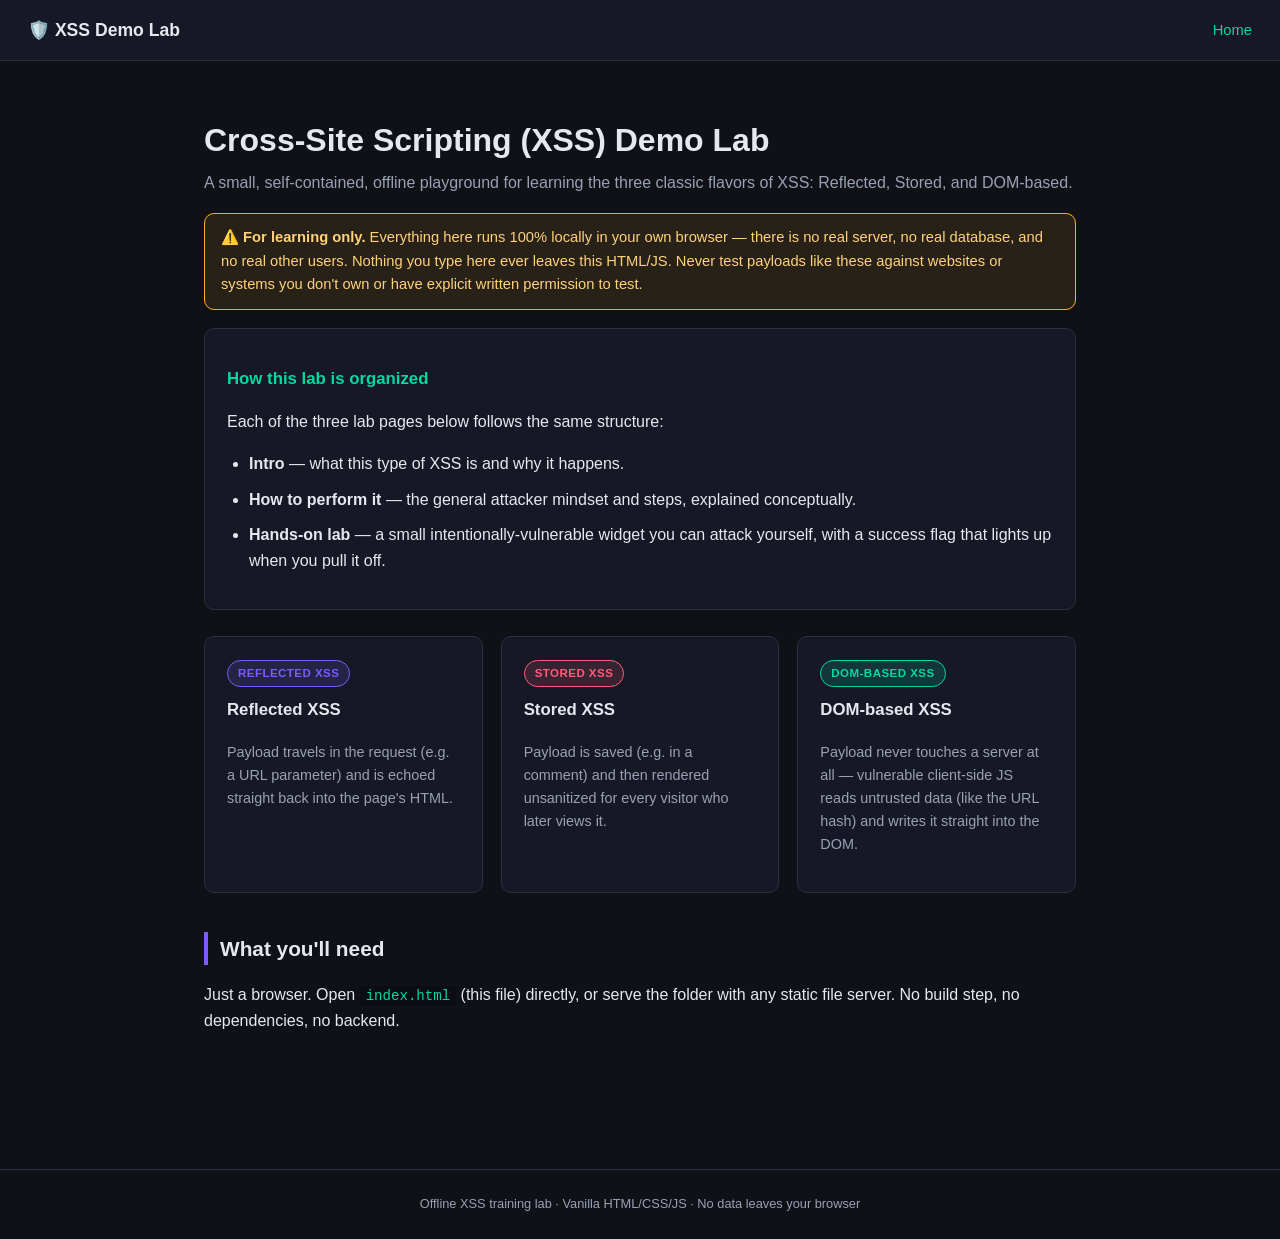
<file: xss-lab/index.html>
<!DOCTYPE html>
<html lang="en">
<head>
<meta charset="UTF-8">
<meta name="viewport" content="width=device-width, initial-scale=1.0">
<title>XSS Demo Lab</title>
<link rel="stylesheet" href="css/style.css">
</head>
<body>

<header class="site-header">
  <a class="brand" href="index.html">🛡️ XSS Demo Lab</a>
  <nav>
    <a href="index.html" class="active">Home</a>
  </nav>
</header>

<main>
  <h1>Cross-Site Scripting (XSS) Demo Lab</h1>
  <p class="subtitle">A small, self-contained, offline playground for learning the three classic flavors of XSS: Reflected, Stored, and DOM-based.</p>

  <div class="warning">
    <strong>⚠️ For learning only.</strong> Everything here runs 100% locally in your own browser — there is no real server, no real database, and no real other users. Nothing you type here ever leaves this HTML/JS. Never test payloads like these against websites or systems you don't own or have explicit written permission to test.
  </div>

  <div class="card">
    <h3>How this lab is organized</h3>
    <p>Each of the three lab pages below follows the same structure:</p>
    <ul class="steps">
      <li><strong>Intro</strong> — what this type of XSS is and why it happens.</li>
      <li><strong>How to perform it</strong> — the general attacker mindset and steps, explained conceptually.</li>
      <li><strong>Hands-on lab</strong> — a small intentionally-vulnerable widget you can attack yourself, with a success flag that lights up when you pull it off.</li>
    </ul>
  </div>

  <div class="grid-3">
    <a class="lab-tile" href="reflected/index.html">
      <span class="badge reflected">Reflected XSS</span>
      <h3>Reflected XSS</h3>
      <p>Payload travels in the request (e.g. a URL parameter) and is echoed straight back into the page's HTML.</p>
    </a>
    <a class="lab-tile" href="stored/index.html">
      <span class="badge stored">Stored XSS</span>
      <h3>Stored XSS</h3>
      <p>Payload is saved (e.g. in a comment) and then rendered unsanitized for every visitor who later views it.</p>
    </a>
    <a class="lab-tile" href="dom/index.html">
      <span class="badge dom">DOM-based XSS</span>
      <h3>DOM-based XSS</h3>
      <p>Payload never touches a server at all — vulnerable client-side JS reads untrusted data (like the URL hash) and writes it straight into the DOM.</p>
    </a>
  </div>

  <h2>What you'll need</h2>
  <p>Just a browser. Open <code>index.html</code> (this file) directly, or serve the folder with any static file server. No build step, no dependencies, no backend.</p>
</main>

<footer>Offline XSS training lab · Vanilla HTML/CSS/JS · No data leaves your browser</footer>

</body>
</html>
</file>
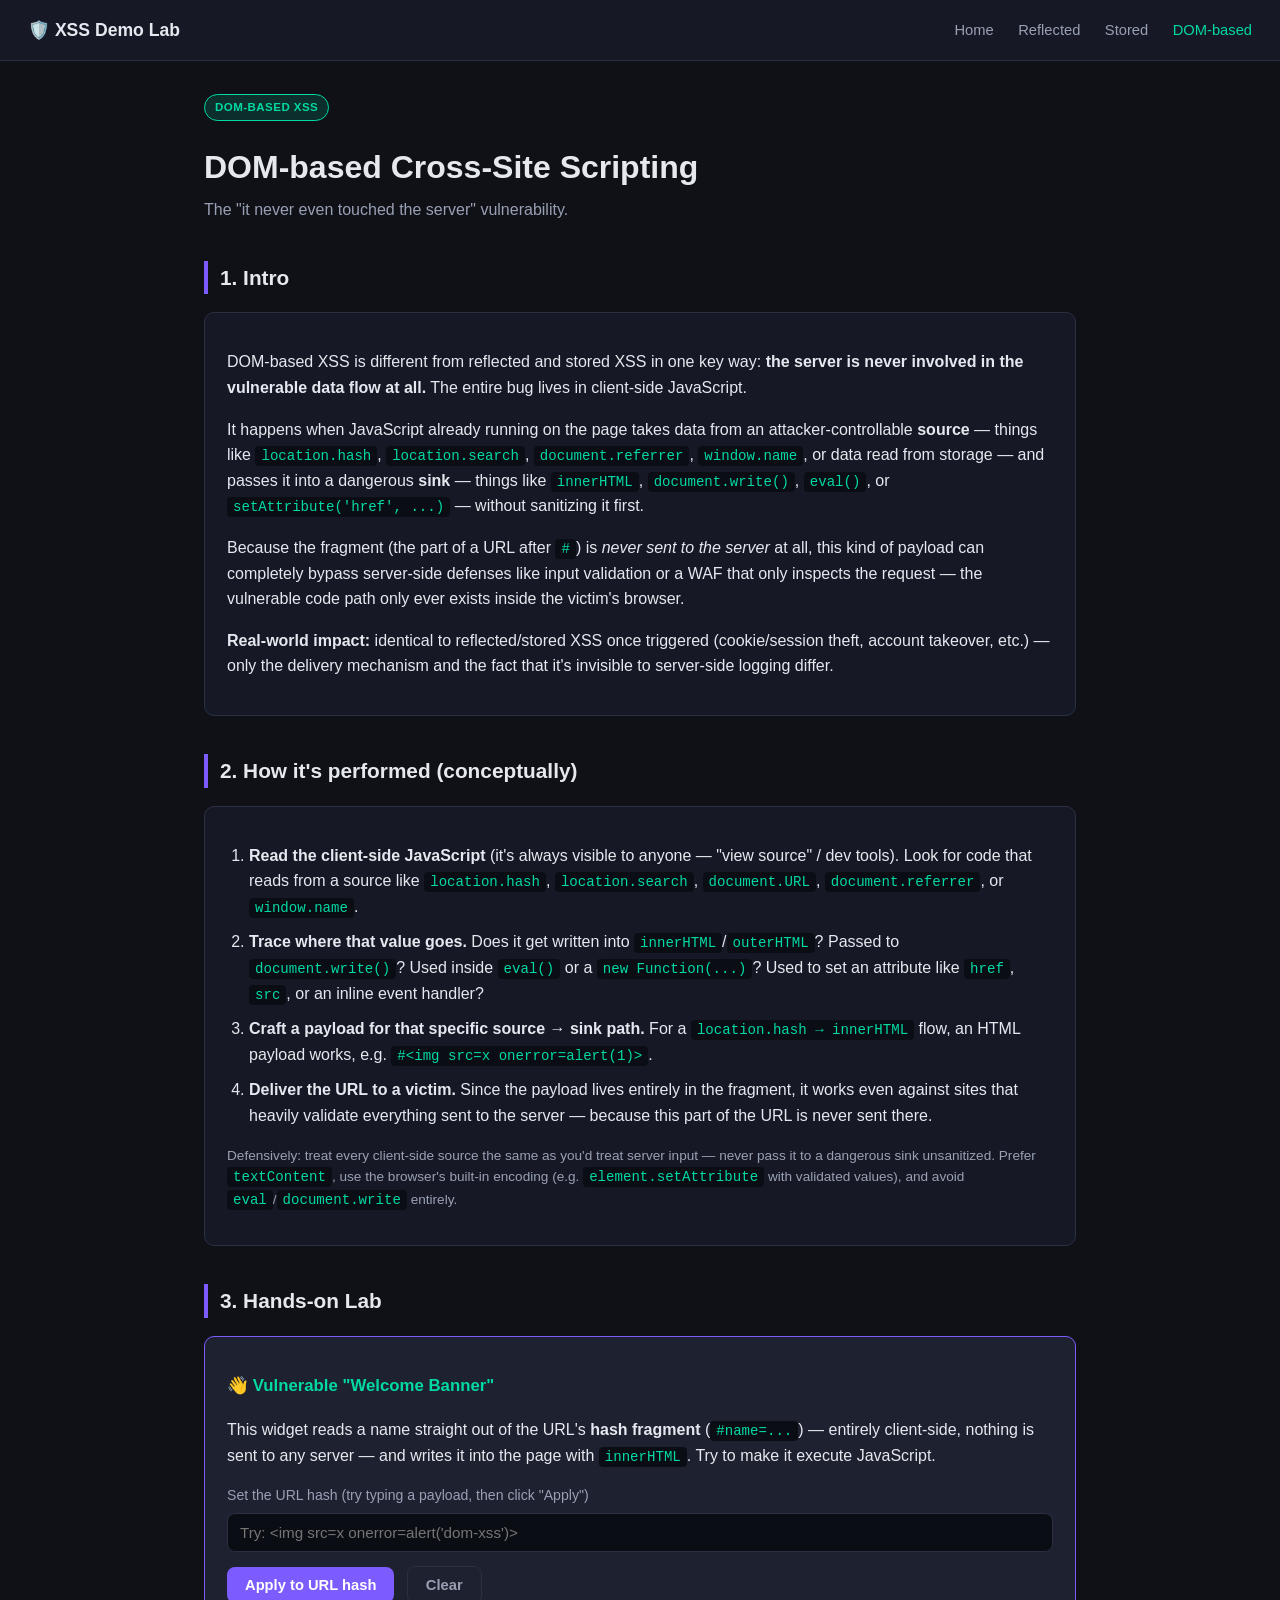
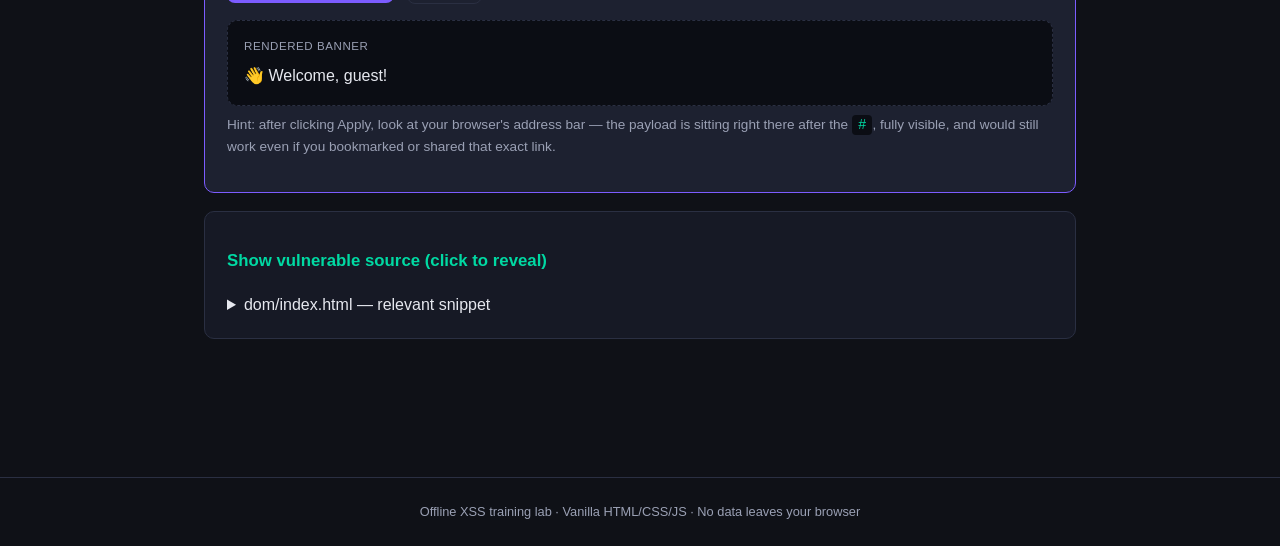
<file: xss-lab/dom/index.html>
<!DOCTYPE html>
<html lang="en">
<head>
<meta charset="UTF-8">
<meta name="viewport" content="width=device-width, initial-scale=1.0">
<title>DOM-based XSS Lab</title>
<link rel="stylesheet" href="../css/style.css">
</head>
<body>

<header class="site-header">
  <a class="brand" href="../index.html">🛡️ XSS Demo Lab</a>
  <nav>
    <a href="../index.html">Home</a>
    <a href="../reflected/index.html">Reflected</a>
    <a href="../stored/index.html">Stored</a>
    <a href="../dom/index.html" class="active">DOM-based</a>
  </nav>
</header>

<main>
  <span class="badge dom">DOM-based XSS</span>
  <h1>DOM-based Cross-Site Scripting</h1>
  <p class="subtitle">The "it never even touched the server" vulnerability.</p>

  <h2>1. Intro</h2>
  <div class="card">
    <p>DOM-based XSS is different from reflected and stored XSS in one key way: <strong>the server is never involved in the vulnerable data flow at all.</strong> The entire bug lives in client-side JavaScript.</p>
    <p>It happens when JavaScript already running on the page takes data from an attacker-controllable <strong>source</strong> — things like <code>location.hash</code>, <code>location.search</code>, <code>document.referrer</code>, <code>window.name</code>, or data read from storage — and passes it into a dangerous <strong>sink</strong> — things like <code>innerHTML</code>, <code>document.write()</code>, <code>eval()</code>, or <code>setAttribute('href', ...)</code> — without sanitizing it first.</p>
    <p>Because the fragment (the part of a URL after <code>#</code>) is <em>never sent to the server</em> at all, this kind of payload can completely bypass server-side defenses like input validation or a WAF that only inspects the request — the vulnerable code path only ever exists inside the victim's browser.</p>
    <p><strong>Real-world impact:</strong> identical to reflected/stored XSS once triggered (cookie/session theft, account takeover, etc.) — only the delivery mechanism and the fact that it's invisible to server-side logging differ.</p>
  </div>

  <h2>2. How it's performed (conceptually)</h2>
  <div class="card">
    <ol class="steps">
      <li><strong>Read the client-side JavaScript</strong> (it's always visible to anyone — "view source" / dev tools). Look for code that reads from a source like <code>location.hash</code>, <code>location.search</code>, <code>document.URL</code>, <code>document.referrer</code>, or <code>window.name</code>.</li>
      <li><strong>Trace where that value goes.</strong> Does it get written into <code>innerHTML</code>/<code>outerHTML</code>? Passed to <code>document.write()</code>? Used inside <code>eval()</code> or a <code>new Function(...)</code>? Used to set an attribute like <code>href</code>, <code>src</code>, or an inline event handler?</li>
      <li><strong>Craft a payload for that specific source → sink path.</strong> For a <code>location.hash → innerHTML</code> flow, an HTML payload works, e.g. <code>#&lt;img src=x onerror=alert(1)&gt;</code>.</li>
      <li><strong>Deliver the URL to a victim.</strong> Since the payload lives entirely in the fragment, it works even against sites that heavily validate everything sent to the server — because this part of the URL is never sent there.</li>
    </ol>
    <p class="hint">Defensively: treat every client-side source the same as you'd treat server input — never pass it to a dangerous sink unsanitized. Prefer <code>textContent</code>, use the browser's built-in encoding (e.g. <code>element.setAttribute</code> with validated values), and avoid <code>eval</code>/<code>document.write</code> entirely.</p>
  </div>

  <h2>3. Hands-on Lab</h2>
  <div class="card lab">
    <h3>👋 Vulnerable "Welcome Banner"</h3>
    <p>This widget reads a name straight out of the URL's <strong>hash fragment</strong> (<code>#name=...</code>) — entirely client-side, nothing is sent to any server — and writes it into the page with <code>innerHTML</code>. Try to make it execute JavaScript.</p>

    <label for="hashInput">Set the URL hash (try typing a payload, then click "Apply")</label>
    <input type="text" id="hashInput" placeholder="Try: &lt;img src=x onerror=alert('dom-xss')&gt;">
    <button id="applyBtn">Apply to URL hash</button>
    <button class="secondary" id="resetHashBtn" type="button">Clear</button>

    <div class="output-box" id="welcomeBox">
      <span class="label-tag">Rendered banner</span>
      <div id="welcomeContent">👋 Welcome, guest!</div>
    </div>

    <div class="flag" id="xss-flag">✅ Payload executed! You just triggered a DOM-based XSS — notice the server was never involved.</div>

    <p class="hint">Hint: after clicking Apply, look at your browser's address bar — the payload is sitting right there after the <code>#</code>, fully visible, and would still work even if you bookmarked or shared that exact link.</p>
  </div>

  <div class="card">
    <h3>Show vulnerable source (click to reveal)</h3>
    <details>
      <summary>dom/index.html — relevant snippet</summary>
<pre>// THIS IS INTENTIONALLY INSECURE CODE, FOR TRAINING ONLY
function renderFromHash() {
  const hash = decodeURIComponent(window.location.hash.slice(1)); // source
  const match = hash.match(/name=(.*)/);
  if (match) {
    const name = match[1];
    welcomeContent.innerHTML = '👋 Welcome, ' + name + '!';  // sink: innerHTML
  }
}
window.addEventListener('hashchange', renderFromHash);</pre>
      <p class="hint">The fix: use <code>textContent</code> instead of <code>innerHTML</code>, or HTML-escape <code>name</code> before inserting it into markup.</p>
    </details>
  </div>
</main>

<footer>Offline XSS training lab · Vanilla HTML/CSS/JS · No data leaves your browser</footer>

<script src="../js/common.js"></script>
<script>
  const welcomeContent = document.getElementById('welcomeContent');
  const hashInput = document.getElementById('hashInput');

  function renderFromHash() {
    const raw = window.location.hash.slice(1); // everything after '#'
    if (!raw) {
      welcomeContent.textContent = '👋 Welcome, guest!';
      return;
    }
    let name = raw;
    const match = raw.match(/^name=(.*)$/);
    if (match) {
      name = decodeURIComponent(match[1]);
    } else {
      name = decodeURIComponent(raw);
    }
    // VULNERABLE: untrusted client-side source (location.hash) -> dangerous sink (innerHTML)
    welcomeContent.innerHTML = '👋 Welcome, ' + name + '!';
  }

  document.getElementById('applyBtn').addEventListener('click', () => {
    const val = hashInput.value;
    window.location.hash = 'name=' + encodeURIComponent(val);
    // encodeURIComponent above simulates a "normal" app; many real DOM XSS
    // bugs happen because apps decode the hash manually and then use it raw,
    // exactly like renderFromHash() does above.
    renderFromHash();
  });

  document.getElementById('resetHashBtn').addEventListener('click', () => {
    history.pushState('', document.title, window.location.pathname + window.location.search);
    hashInput.value = '';
    welcomeContent.textContent = '👋 Welcome, guest!';
    document.getElementById('xss-flag').style.display = 'none';
  });

  hashInput.addEventListener('keydown', (e) => {
    if (e.key === 'Enter') document.getElementById('applyBtn').click();
  });

  window.addEventListener('hashchange', renderFromHash);

  // render on initial load in case the page was opened with a hash already
  renderFromHash();
</script>

</body>
</html>
</file>
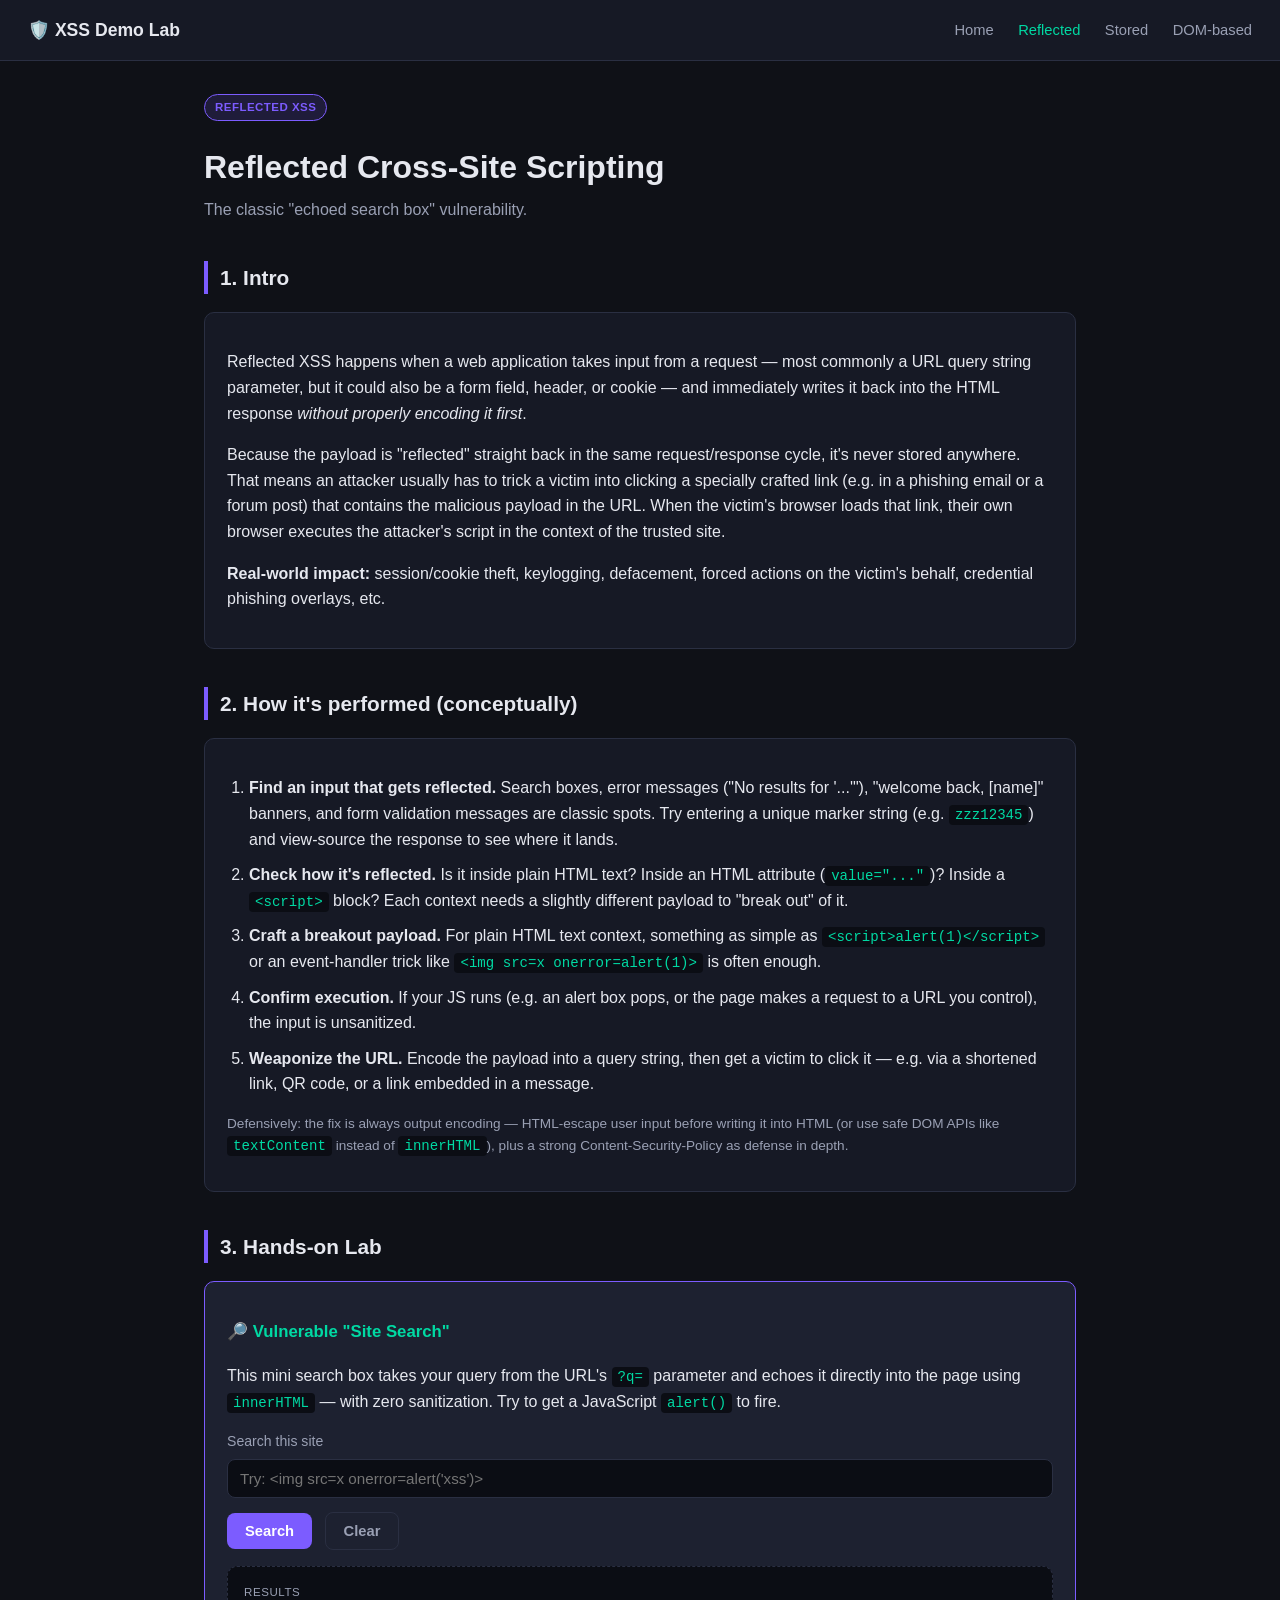
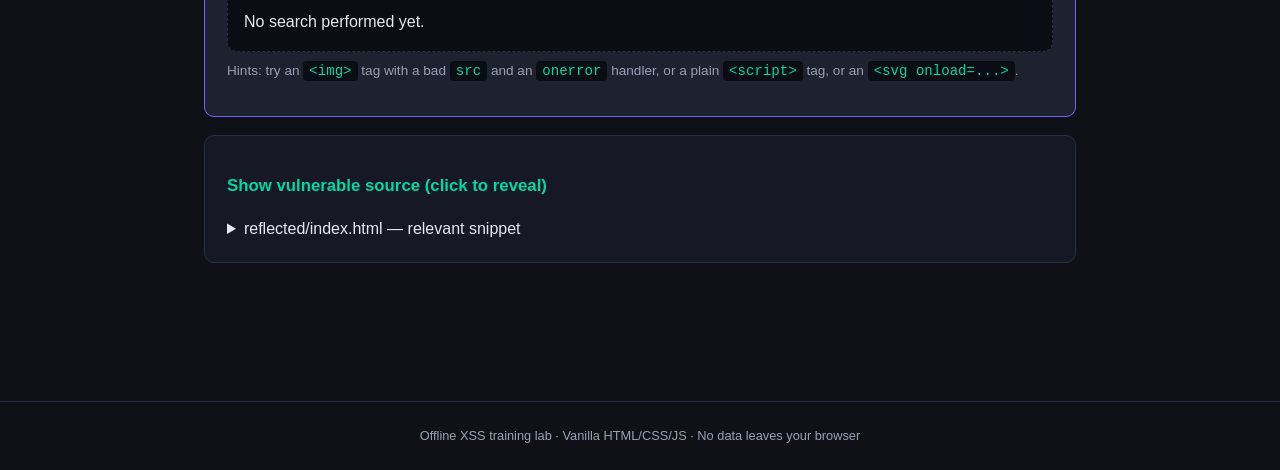
<file: xss-lab/reflected/index.html>
<!DOCTYPE html>
<html lang="en">
<head>
<meta charset="UTF-8">
<meta name="viewport" content="width=device-width, initial-scale=1.0">
<title>Reflected XSS Lab</title>
<link rel="stylesheet" href="../css/style.css">
</head>
<body>

<header class="site-header">
  <a class="brand" href="../index.html">🛡️ XSS Demo Lab</a>
  <nav>
    <a href="../index.html">Home</a>
    <a href="../reflected/index.html" class="active">Reflected</a>
    <a href="../stored/index.html">Stored</a>
    <a href="../dom/index.html">DOM-based</a>
  </nav>
</header>

<main>
  <span class="badge reflected">Reflected XSS</span>
  <h1>Reflected Cross-Site Scripting</h1>
  <p class="subtitle">The classic "echoed search box" vulnerability.</p>

  <h2>1. Intro</h2>
  <div class="card">
    <p>Reflected XSS happens when a web application takes input from a request — most commonly a URL query string parameter, but it could also be a form field, header, or cookie — and immediately writes it back into the HTML response <em>without properly encoding it first</em>.</p>
    <p>Because the payload is "reflected" straight back in the same request/response cycle, it's never stored anywhere. That means an attacker usually has to trick a victim into clicking a specially crafted link (e.g. in a phishing email or a forum post) that contains the malicious payload in the URL. When the victim's browser loads that link, their own browser executes the attacker's script in the context of the trusted site.</p>
    <p><strong>Real-world impact:</strong> session/cookie theft, keylogging, defacement, forced actions on the victim's behalf, credential phishing overlays, etc.</p>
  </div>

  <h2>2. How it's performed (conceptually)</h2>
  <div class="card">
    <ol class="steps">
      <li><strong>Find an input that gets reflected.</strong> Search boxes, error messages ("No results for '...'"), "welcome back, [name]" banners, and form validation messages are classic spots. Try entering a unique marker string (e.g. <code>zzz12345</code>) and view-source the response to see where it lands.</li>
      <li><strong>Check how it's reflected.</strong> Is it inside plain HTML text? Inside an HTML attribute (<code>value="..."</code>)? Inside a <code>&lt;script&gt;</code> block? Each context needs a slightly different payload to "break out" of it.</li>
      <li><strong>Craft a breakout payload.</strong> For plain HTML text context, something as simple as <code>&lt;script&gt;alert(1)&lt;/script&gt;</code> or an event-handler trick like <code>&lt;img src=x onerror=alert(1)&gt;</code> is often enough.</li>
      <li><strong>Confirm execution.</strong> If your JS runs (e.g. an alert box pops, or the page makes a request to a URL you control), the input is unsanitized.</li>
      <li><strong>Weaponize the URL.</strong> Encode the payload into a query string, then get a victim to click it — e.g. via a shortened link, QR code, or a link embedded in a message.</li>
    </ol>
    <p class="hint">Defensively: the fix is always output encoding — HTML-escape user input before writing it into HTML (or use safe DOM APIs like <code>textContent</code> instead of <code>innerHTML</code>), plus a strong Content-Security-Policy as defense in depth.</p>
  </div>

  <h2>3. Hands-on Lab</h2>
  <div class="card lab">
    <h3>🔎 Vulnerable "Site Search"</h3>
    <p>This mini search box takes your query from the URL's <code>?q=</code> parameter and echoes it directly into the page using <code>innerHTML</code> — with zero sanitization. Try to get a JavaScript <code>alert()</code> to fire.</p>

    <label for="searchInput">Search this site</label>
    <input type="text" id="searchInput" placeholder="Try: &lt;img src=x onerror=alert('xss')&gt;">
    <button id="searchBtn">Search</button>
    <button class="secondary" id="clearBtn" type="button">Clear</button>

    <div class="output-box" id="resultsBox">
      <span class="label-tag">Results</span>
      <div id="resultsContent">No search performed yet.</div>
    </div>

    <div class="flag" id="xss-flag">✅ Payload executed! You've successfully triggered a Reflected XSS.</div>

    <p class="hint">Hints: try an <code>&lt;img&gt;</code> tag with a bad <code>src</code> and an <code>onerror</code> handler, or a plain <code>&lt;script&gt;</code> tag, or an <code>&lt;svg onload=...&gt;</code>.</p>
  </div>

  <div class="card">
    <h3>Show vulnerable source (click to reveal)</h3>
    <details>
      <summary>reflected/index.html — relevant snippet</summary>
<pre>// THIS IS INTENTIONALLY INSECURE CODE, FOR TRAINING ONLY
const q = new URLSearchParams(window.location.search).get('q');
resultsContent.innerHTML = 'Showing results for: ' + q;  // <-- raw concatenation into innerHTML</pre>
      <p class="hint">The fix: use <code>textContent</code> instead of <code>innerHTML</code>, or HTML-escape <code>q</code> before inserting it.</p>
    </details>
  </div>
</main>

<footer>Offline XSS training lab · Vanilla HTML/CSS/JS · No data leaves your browser</footer>

<script src="../js/common.js"></script>
<script>
  const resultsContent = document.getElementById('resultsContent');
  const searchInput = document.getElementById('searchInput');

  function renderFromQuery() {
    const params = new URLSearchParams(window.location.search);
    const q = params.get('q');
    if (q !== null) {
      searchInput.value = q;
      // VULNERABLE LINE: user-controlled string concatenated straight into innerHTML
      resultsContent.innerHTML = 'Showing results for: ' + q;
    }
  }

  document.getElementById('searchBtn').addEventListener('click', () => {
    const val = searchInput.value;
    const url = new URL(window.location.href);
    url.searchParams.set('q', val);
    window.history.pushState({}, '', url);
    renderFromQuery();
  });

  document.getElementById('clearBtn').addEventListener('click', () => {
    const url = new URL(window.location.href);
    url.searchParams.delete('q');
    window.history.pushState({}, '', url);
    resultsContent.textContent = 'No search performed yet.';
    searchInput.value = '';
    document.getElementById('xss-flag').style.display = 'none';
  });

  // allow Enter key to submit
  searchInput.addEventListener('keydown', (e) => {
    if (e.key === 'Enter') document.getElementById('searchBtn').click();
  });

  // render on load in case the page was opened with ?q= already in the URL
  renderFromQuery();
</script>

</body>
</html>
</file>
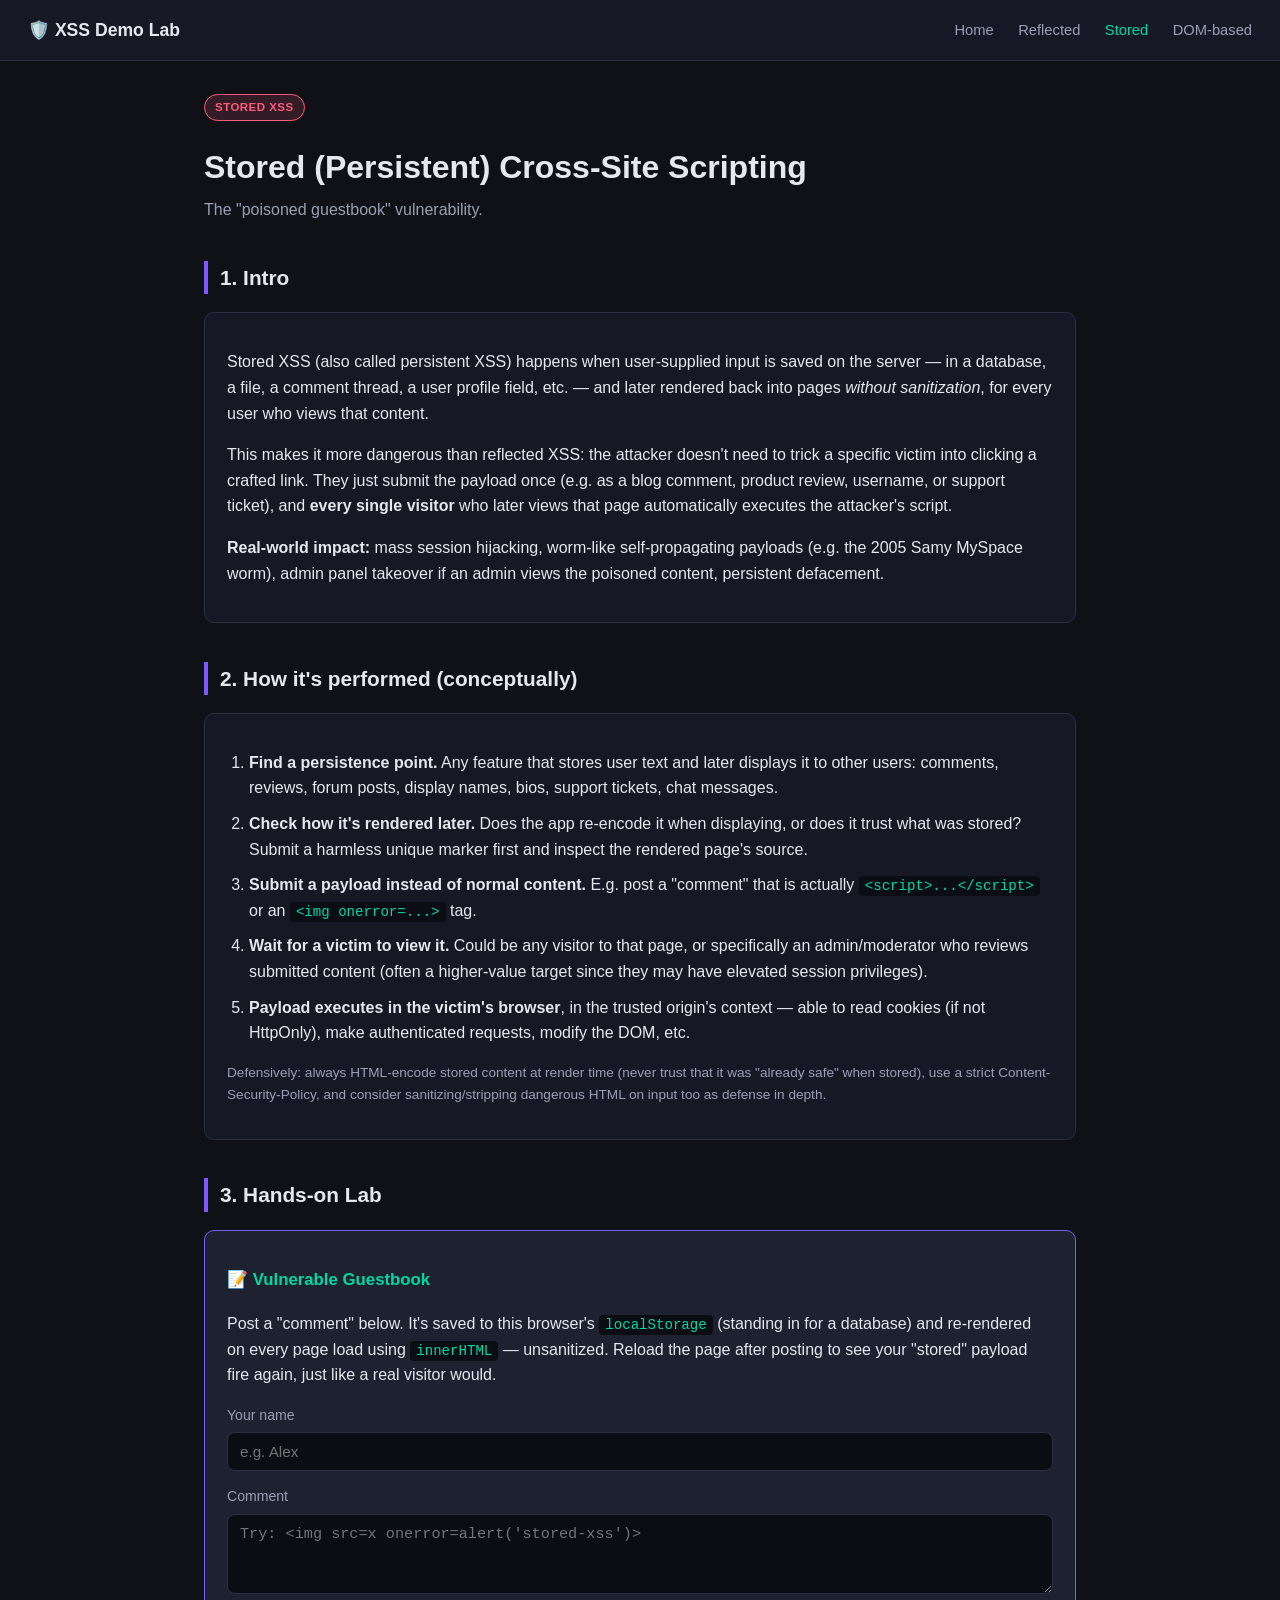
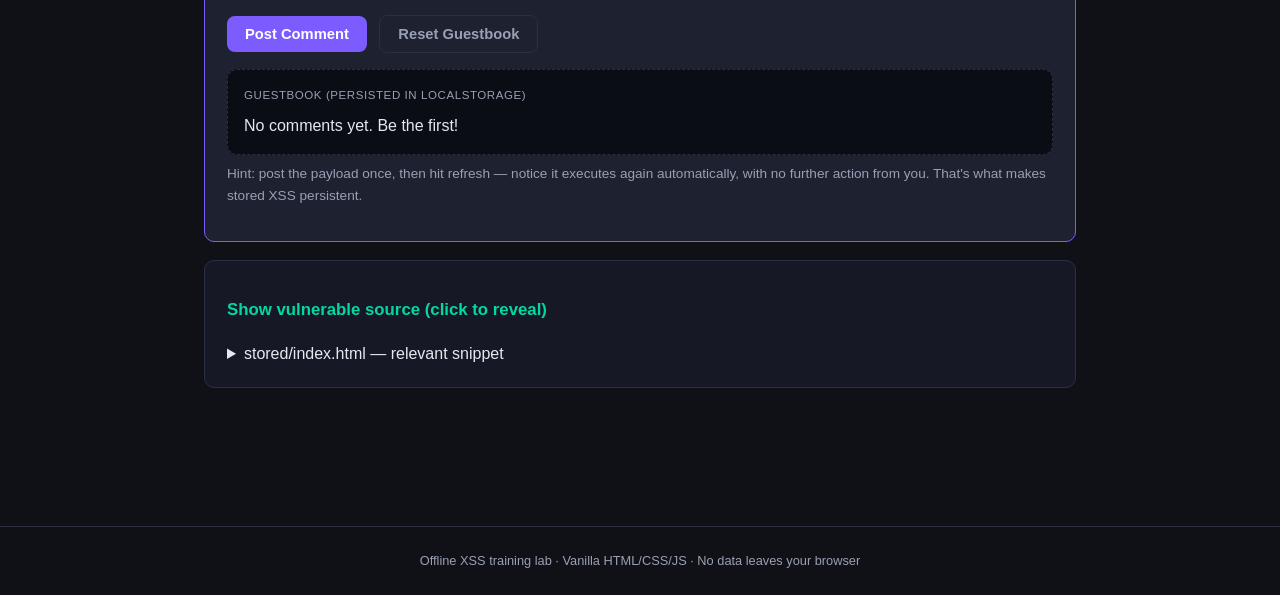
<file: xss-lab/stored/index.html>
<!DOCTYPE html>
<html lang="en">
<head>
<meta charset="UTF-8">
<meta name="viewport" content="width=device-width, initial-scale=1.0">
<title>Stored XSS Lab</title>
<link rel="stylesheet" href="../css/style.css">
</head>
<body>

<header class="site-header">
  <a class="brand" href="../index.html">🛡️ XSS Demo Lab</a>
  <nav>
    <a href="../index.html">Home</a>
    <a href="../reflected/index.html">Reflected</a>
    <a href="../stored/index.html" class="active">Stored</a>
    <a href="../dom/index.html">DOM-based</a>
  </nav>
</header>

<main>
  <span class="badge stored">Stored XSS</span>
  <h1>Stored (Persistent) Cross-Site Scripting</h1>
  <p class="subtitle">The "poisoned guestbook" vulnerability.</p>

  <h2>1. Intro</h2>
  <div class="card">
    <p>Stored XSS (also called persistent XSS) happens when user-supplied input is saved on the server — in a database, a file, a comment thread, a user profile field, etc. — and later rendered back into pages <em>without sanitization</em>, for every user who views that content.</p>
    <p>This makes it more dangerous than reflected XSS: the attacker doesn't need to trick a specific victim into clicking a crafted link. They just submit the payload once (e.g. as a blog comment, product review, username, or support ticket), and <strong>every single visitor</strong> who later views that page automatically executes the attacker's script.</p>
    <p><strong>Real-world impact:</strong> mass session hijacking, worm-like self-propagating payloads (e.g. the 2005 Samy MySpace worm), admin panel takeover if an admin views the poisoned content, persistent defacement.</p>
  </div>

  <h2>2. How it's performed (conceptually)</h2>
  <div class="card">
    <ol class="steps">
      <li><strong>Find a persistence point.</strong> Any feature that stores user text and later displays it to other users: comments, reviews, forum posts, display names, bios, support tickets, chat messages.</li>
      <li><strong>Check how it's rendered later.</strong> Does the app re-encode it when displaying, or does it trust what was stored? Submit a harmless unique marker first and inspect the rendered page's source.</li>
      <li><strong>Submit a payload instead of normal content.</strong> E.g. post a "comment" that is actually <code>&lt;script&gt;...&lt;/script&gt;</code> or an <code>&lt;img onerror=...&gt;</code> tag.</li>
      <li><strong>Wait for a victim to view it.</strong> Could be any visitor to that page, or specifically an admin/moderator who reviews submitted content (often a higher-value target since they may have elevated session privileges).</li>
      <li><strong>Payload executes in the victim's browser</strong>, in the trusted origin's context — able to read cookies (if not HttpOnly), make authenticated requests, modify the DOM, etc.</li>
    </ol>
    <p class="hint">Defensively: always HTML-encode stored content at render time (never trust that it was "already safe" when stored), use a strict Content-Security-Policy, and consider sanitizing/stripping dangerous HTML on input too as defense in depth.</p>
  </div>

  <h2>3. Hands-on Lab</h2>
  <div class="card lab">
    <h3>📝 Vulnerable Guestbook</h3>
    <p>Post a "comment" below. It's saved to this browser's <code>localStorage</code> (standing in for a database) and re-rendered on every page load using <code>innerHTML</code> — unsanitized. Reload the page after posting to see your "stored" payload fire again, just like a real visitor would.</p>

    <label for="nameInput">Your name</label>
    <input type="text" id="nameInput" placeholder="e.g. Alex">

    <label for="commentInput">Comment</label>
    <textarea id="commentInput" placeholder="Try: &lt;img src=x onerror=alert('stored-xss')&gt;"></textarea>

    <button id="postBtn">Post Comment</button>
    <button class="secondary" id="resetBtn" type="button">Reset Guestbook</button>

    <div class="output-box" id="guestbookBox">
      <span class="label-tag">Guestbook (persisted in localStorage)</span>
      <div id="commentsList"></div>
    </div>

    <div class="flag" id="xss-flag">✅ Payload executed! Your comment is now permanently stored and will re-fire for anyone (including you, on reload) who views this page.</div>

    <p class="hint">Hint: post the payload once, then hit refresh — notice it executes again automatically, with no further action from you. That's what makes stored XSS persistent.</p>
  </div>

  <div class="card">
    <h3>Show vulnerable source (click to reveal)</h3>
    <details>
      <summary>stored/index.html — relevant snippet</summary>
<pre>// THIS IS INTENTIONALLY INSECURE CODE, FOR TRAINING ONLY
function renderComments() {
  const comments = JSON.parse(localStorage.getItem('xss_lab_comments') || '[]');
  commentsList.innerHTML = comments.map(c =>
    `&lt;div class="comment-item"&gt;
       &lt;div class="comment-meta"&gt;${c.name}&lt;/div&gt;
       &lt;div&gt;${c.text}&lt;/div&gt;   &lt;!-- raw, unescaped --&gt;
     &lt;/div&gt;`
  ).join('');
}</pre>
      <p class="hint">The fix: HTML-escape <code>c.name</code> and <code>c.text</code> before building the markup (or build nodes with <code>textContent</code> instead of a template string fed to <code>innerHTML</code>).</p>
    </details>
  </div>
</main>

<footer>Offline XSS training lab · Vanilla HTML/CSS/JS · No data leaves your browser</footer>

<script src="../js/common.js"></script>
<script>
  const STORAGE_KEY = 'xss_lab_comments';
  const commentsList = document.getElementById('commentsList');
  const nameInput = document.getElementById('nameInput');
  const commentInput = document.getElementById('commentInput');

  function getComments() {
    try {
      return JSON.parse(localStorage.getItem(STORAGE_KEY) || '[]');
    } catch (e) {
      return [];
    }
  }

  function saveComments(comments) {
    localStorage.setItem(STORAGE_KEY, JSON.stringify(comments));
  }

  function renderComments() {
    const comments = getComments();
    if (comments.length === 0) {
      commentsList.textContent = 'No comments yet. Be the first!';
      return;
    }
    // VULNERABLE: comment name/text are inserted into innerHTML unescaped
    commentsList.innerHTML = comments.map(c =>
      '<div class="comment-item">' +
        '<div class="comment-meta">' + c.name + ' says:</div>' +
        '<div>' + c.text + '</div>' +
      '</div>'
    ).join('');
  }

  document.getElementById('postBtn').addEventListener('click', () => {
    const name = nameInput.value.trim() || 'Anonymous';
    const text = commentInput.value;
    if (!text.trim()) return;
    const comments = getComments();
    comments.push({ name, text, ts: Date.now() });
    saveComments(comments);
    commentInput.value = '';
    renderComments();
  });

  document.getElementById('resetBtn').addEventListener('click', () => {
    localStorage.removeItem(STORAGE_KEY);
    renderComments();
    document.getElementById('xss-flag').style.display = 'none';
  });

  renderComments();
</script>

</body>
</html>
</file>
<file: xss-lab/css/style.css>
:root {
  --bg: #0f1117;
  --panel: #161925;
  --panel-2: #1d2130;
  --border: #2a2f42;
  --text: #e6e8ef;
  --muted: #9aa0b4;
  --accent: #7c5cff;
  --accent-2: #00d9a3;
  --danger: #ff5c7a;
  --warn: #ffb020;
  --radius: 10px;
  font-family: -apple-system, BlinkMacSystemFont, "Segoe UI", Roboto, Helvetica, Arial, sans-serif;
}

* { box-sizing: border-box; }

body {
  margin: 0;
  background: var(--bg);
  color: var(--text);
  line-height: 1.6;
}

header.site-header {
  display: flex;
  align-items: center;
  justify-content: space-between;
  padding: 16px 28px;
  background: var(--panel);
  border-bottom: 1px solid var(--border);
  position: sticky;
  top: 0;
  z-index: 10;
}

header.site-header a.brand {
  color: var(--text);
  text-decoration: none;
  font-weight: 700;
  font-size: 1.1rem;
  display: flex;
  align-items: center;
  gap: 8px;
}

header.site-header nav a {
  color: var(--muted);
  text-decoration: none;
  margin-left: 20px;
  font-size: 0.92rem;
  transition: color 0.15s;
}

header.site-header nav a:hover,
header.site-header nav a.active {
  color: var(--accent-2);
}

main {
  max-width: 920px;
  margin: 0 auto;
  padding: 32px 24px 80px;
}

h1 { font-size: 2rem; margin-bottom: 4px; }
h2 { font-size: 1.3rem; margin-top: 2.4rem; border-left: 4px solid var(--accent); padding-left: 12px; }
h3 { font-size: 1.05rem; color: var(--accent-2); }

p.subtitle { color: var(--muted); margin-top: 0; }

.badge {
  display: inline-block;
  padding: 3px 10px;
  border-radius: 999px;
  font-size: 0.72rem;
  font-weight: 700;
  letter-spacing: 0.04em;
  text-transform: uppercase;
}
.badge.reflected { background: rgba(124,92,255,0.15); color: var(--accent); border: 1px solid var(--accent); }
.badge.stored { background: rgba(255,92,122,0.15); color: var(--danger); border: 1px solid var(--danger); }
.badge.dom { background: rgba(0,217,163,0.15); color: var(--accent-2); border: 1px solid var(--accent-2); }

.card {
  background: var(--panel);
  border: 1px solid var(--border);
  border-radius: var(--radius);
  padding: 20px 22px;
  margin: 18px 0;
}

.card.lab {
  background: var(--panel-2);
  border: 1px solid var(--accent);
}

.warning {
  background: rgba(255,176,32,0.1);
  border: 1px solid var(--warn);
  color: #ffd27a;
  padding: 12px 16px;
  border-radius: var(--radius);
  font-size: 0.92rem;
  margin: 18px 0;
}

.steps { padding-left: 22px; }
.steps li { margin-bottom: 10px; }

code, pre {
  font-family: "SFMono-Regular", Consolas, "Liberation Mono", Menlo, monospace;
  font-size: 0.88rem;
}

code {
  background: #0b0d14;
  padding: 2px 6px;
  border-radius: 4px;
  color: var(--accent-2);
}

pre {
  background: #0b0d14;
  border: 1px solid var(--border);
  border-radius: var(--radius);
  padding: 14px 16px;
  overflow-x: auto;
  color: #d6d9e6;
}

label {
  display: block;
  font-size: 0.88rem;
  color: var(--muted);
  margin-bottom: 6px;
}

input[type="text"], textarea {
  width: 100%;
  background: #0b0d14;
  border: 1px solid var(--border);
  color: var(--text);
  padding: 10px 12px;
  border-radius: 8px;
  font-size: 0.95rem;
  margin-bottom: 14px;
}

textarea { min-height: 80px; resize: vertical; }

button {
  background: var(--accent);
  color: white;
  border: none;
  padding: 10px 18px;
  border-radius: 8px;
  font-weight: 600;
  cursor: pointer;
  font-size: 0.92rem;
  transition: opacity 0.15s;
}
button:hover { opacity: 0.88; }
button.secondary {
  background: transparent;
  border: 1px solid var(--border);
  color: var(--muted);
  margin-left: 8px;
}

.output-box {
  margin-top: 16px;
  border: 1px dashed var(--border);
  border-radius: var(--radius);
  padding: 16px;
  background: #0b0d14;
  min-height: 48px;
}

.output-box .label-tag {
  font-size: 0.72rem;
  text-transform: uppercase;
  color: var(--muted);
  letter-spacing: 0.05em;
  margin-bottom: 8px;
  display: block;
}

.hint {
  font-size: 0.85rem;
  color: var(--muted);
  margin-top: 8px;
}

.flag {
  margin-top: 14px;
  padding: 12px 16px;
  border-radius: 8px;
  background: rgba(0,217,163,0.12);
  border: 1px solid var(--accent-2);
  color: var(--accent-2);
  font-weight: 600;
  display: none;
}

.comment-item {
  border-bottom: 1px solid var(--border);
  padding: 10px 0;
}
.comment-item:last-child { border-bottom: none; }
.comment-meta { font-size: 0.78rem; color: var(--muted); margin-bottom: 4px; }

.grid-3 {
  display: grid;
  grid-template-columns: repeat(auto-fit, minmax(240px, 1fr));
  gap: 18px;
  margin-top: 26px;
}

.lab-tile {
  background: var(--panel);
  border: 1px solid var(--border);
  border-radius: var(--radius);
  padding: 22px;
  text-decoration: none;
  color: var(--text);
  display: block;
  transition: transform 0.15s, border-color 0.15s;
}
.lab-tile:hover {
  transform: translateY(-3px);
  border-color: var(--accent);
}
.lab-tile h3 { margin-top: 10px; color: var(--text); }
.lab-tile p { color: var(--muted); font-size: 0.9rem; }

footer {
  text-align: center;
  color: var(--muted);
  font-size: 0.8rem;
  padding: 24px;
  border-top: 1px solid var(--border);
  margin-top: 40px;
}

.toggle-row { display: flex; align-items: center; margin-top: 18px; }
</file>
